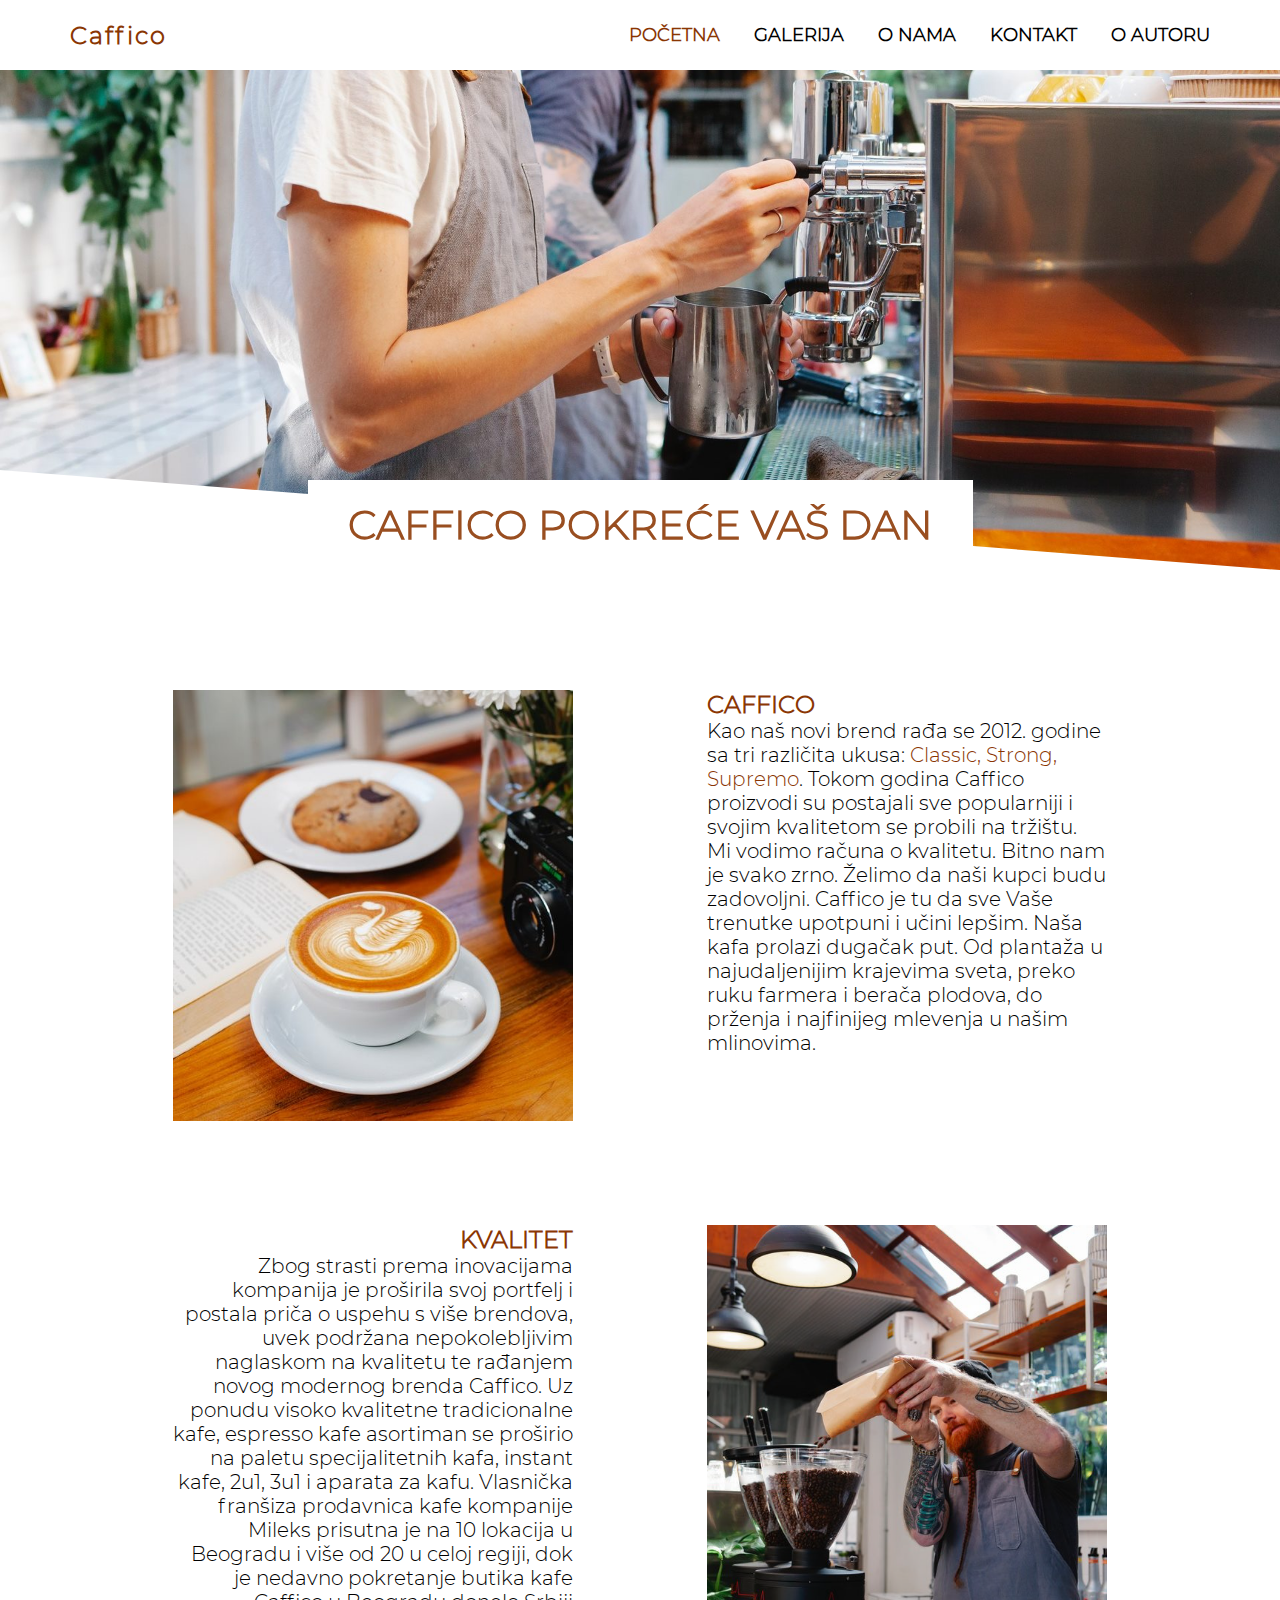
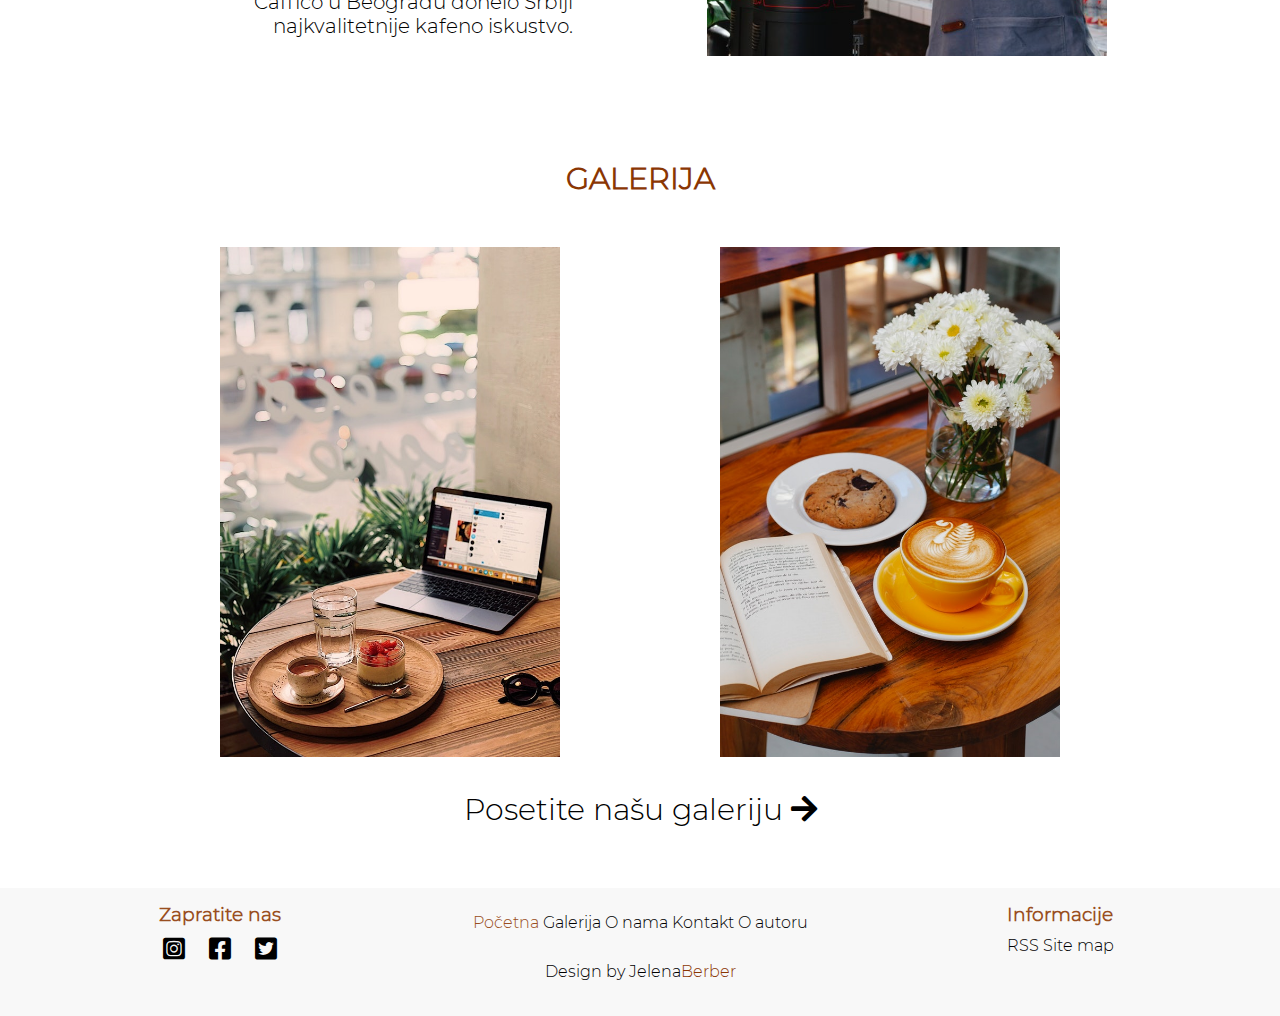
<file: index.html>
<!DOCTYPE html>
<html>
    <head>
        <title>Caffico | Dobrodošli</title>
        <meta charset="utf-8"/>

        <!--Icon-->
        <link rel="shortcut icon" type="image/png" href="img/icon.png"/>

        <!--icons-->
    <!-- <link rel="stylesheet" href="https://cdnjs.cloudflare.com/ajax/libs/font-awesome/4.7.0/css/font-awesome.min.css"/> -->
    <link rel="stylesheet" href="https://use.fontawesome.com/releases/v5.13.0/css/all.css"/>

        <!--Template CSS-->
        <link rel="stylesheet" type="text/css" href="css/style.css"/>
        <link rel="stylesheet" type="text/css" href="css/responsive.css"/>
    </head>

    <body>
        <header>
            <section id="header">
                <div class="center-block">
                    <div id="logo">
                        
                        <h1><a href="index.html"><mark>Caffico</mark></a></h1> 
                    </div>

                    <div id="nav">
                        <ul>
                            <li class="active-link">
                                <a href="index.html">POČETNA</a>
                            </li>
                            <li>
                                <a href="gallery.html">GALERIJA</a>
                            </li>
                            <li>
                                <a href="about-us.html">O NAMA</a>
                            </li>
                            <li>
                                <a href="contact.html">KONTAKT</a>
                            </li>
                            <li>
                                <a href="about-author.html">O AUTORU</a>
                            </li>
                        </ul>
                    </div>
                    <div id="navigation">
                        <i class="fa fa-bars"></i>
                    </div>
                    <div class="cleaner"></div>
                 </div>
            </section>
        </header>

        <main>
            <div id="cover"></div>

            <section id="content">
                <div class="center-block">
                    <article id="title">
                        <h1 class="h1">CAFFICO POKREĆE VAŠ DAN</h1>
                    </article>
                    
                    
                </div>
            </section>
            
            <section id="about">
                <div class="center-block">
                    <div class="left img-text">
                        <img src="img/latte.jpg" alt="Coffee latte"/>
            
                    </div>
                    <div class="right img-text">
                        <h2> CAFFICO </h2>
                        <p>Kao naš novi brend rađa se 2012. godine sa tri različita ukusa: <mark>Classic, Strong, Supremo</mark>. Tokom godina Caffico proizvodi su postajali sve popularniji i svojim kvalitetom se probili na tržištu.
                        </p>    
                        <p>Mi vodimo računa o kvalitetu. Bitno nam je svako zrno. Želimo da naši kupci budu zadovoljni. Caffico je tu da sve Vaše trenutke upotpuni i učini lepšim. Naša kafa prolazi dugačak put. Od plantaža u najudaljenijim krajevima sveta, preko ruku farmera i berača plodova, do prženja i najfinijeg mlevenja u našim mlinovima.</p>
                    </div>
                </div>

            </section>
            <section id="about2">
                <div class="center-block">
                    <div class="right img-text">
                        <img src="img/mill.png" alt="Coffee mill"/>
                    </div>
                    <div class="left img-text align-right">
                        <h2> KVALITET </h2>
                        <p> 
                            Zbog strasti prema inovacijama kompanija je proširila svoj portfelj i postala priča o uspehu s više brendova, uvek podržana nepokolebljivim naglaskom na kvalitetu te rađanjem novog modernog brenda Caffico. Uz ponudu visoko kvalitetne tradicionalne kafe, espresso kafe asortiman se proširio na paletu specijalitetnih kafa, instant kafe, 2u1, 3u1 i aparata za kafu. Vlasnička franšiza prodavnica kafe kompanije Mileks prisutna je na 10 lokacija u Beogradu i više od 20 u celoj regiji, dok je nedavno pokretanje butika kafe Caffico u Beogradu donelo Srbiji najkvalitetnije kafeno iskustvo.
                        </p>    
                    </div>
                    
                    
                </div>

            </section>

            <section id="go-to">
                <div class="center-block">
                    <header>
                        <h2>
                            GALERIJA
                        </h2>
                    </header>
                    <article id="photos">
                        <figure class="photo">
                            <!-- <figcaption>Izlog kafeterije</figcaption> Ovaj teg je izostavljen na sajtu zbog neuklapanja u dizajn sajta. -->
                            <img src="img/window.jpg" alt="Shop window">
                        </figure>
                        <figure class="photo">
                            <!-- <figcaption>Izlog kafeterije</figcaption> -->
                            <img src="img/cookie.jpg" alt="Coffee and cookie">
                        </figure>
                    </article>
                    <article id="link-ka-galeriji">
                        <a href="gallery.html">Posetite našu galeriju <i class="fas fa-arrow-right"></i></a>

                    </article>
                    
                </div>
            </section>
        </main>
            
        <footer>
            <div class="center-block">
                <div id="futer-main">
                    <div class="futer"> 
                        <div class="text-center"><h3 class="margin-10-0">Zapratite nas</h3></div>
                        
                        <ul class="margin-10-0">
                            <li>
                                <a href="https://www.instagram.com/caffico/" target="_blank"><i class="fab fa-instagram-square"></i></a>
                            </li>
                            <li>
                                <a href="https://www.facebook.com/caffico/" target="_blank"> <i class="fab fa-facebook-square"></i> </a>
                            </li>
                            <li>
                                <a href="https://www.twitter.com/caffico/" target="_blank"> <i class="fab fa-twitter-square"></i></a>
                            </li>
                        </ul>
                    </div>
                    <div class="futer">
                        <ul class="margin-10-0">
                            <li class="active-link"><a href="index.html">Početna</a></li>
                            <li><a href="gallery.html">Galerija</a></li>
                            <li><a href="about-us.html">O nama</a></li>
                            <li><a href="contact.html">Kontakt</a></li>
                            <li><a href="about-author.html">O autoru</a></li>
                        </ul>
                    </div>
                    <div class="futer">
                        <div class="text-center">
                            <h3 class="margin-10-0">Informacije</h3>
                        </div>
                        <ul class="margin-10-0">
                            <li><a href="rss.xml" target='_blanc'>RSS</a></li>
                            <li><a href="sitemap.xml" target='_blanc'>Site map</a></li>
                        </ul>
                    </div>
                </div>
                <div id="design">
                    <p class="margin-10-0">
                            Design by Jelena<mark>Berber</mark> 
                    </p>
                </div>
            </div>
        </footer>
    </body>
</html>
</file>
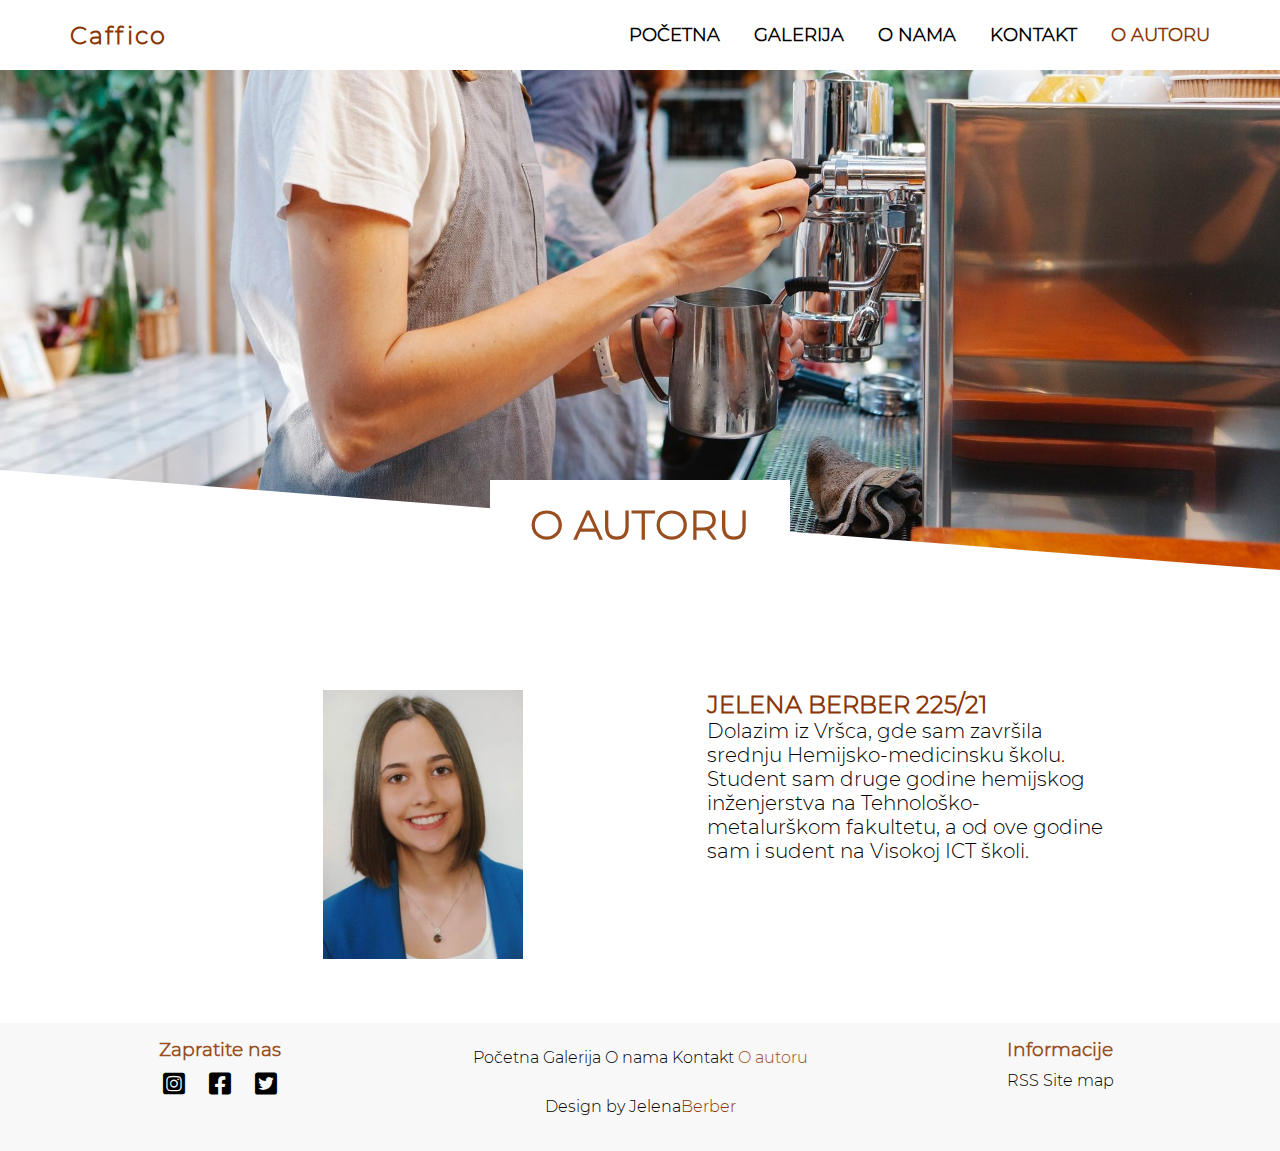
<file: about-author.html>
<!DOCTYPE html>
<html>
    <head>
        <title>Caffico | O autoru</title>
        <meta charset="utf-8"/>

        <!--Icon-->
        <link rel="shortcut icon" type="image/png" href="img/icon.png"/>

        <!--icons-->
        <!-- <link rel="stylesheet" href="https://cdnjs.cloudflare.com/ajax/libs/font-awesome/4.7.0/css/font-awesome.min.css"/> -->
        <link rel="stylesheet" href="https://use.fontawesome.com/releases/v5.13.0/css/all.css"/>

        <!--Template CSS-->
        <link rel="stylesheet" type="text/css" href="css/style.css"/>
        <link rel="stylesheet" type="text/css" href="css/responsive.css"/>
    </head>

    <body>
        <header>
            <section id="header">
                <div class="center-block">
                    <div id="logo">
                        
                        <h1><a href="index.html"><mark>Caffico</mark></a></h1> 
                    </div>

                    <div id="nav">
                        <ul>
                            <li>
                                <a href="index.html">POČETNA</a>
                            </li>
                            <li>
                                <a href="gallery.html">GALERIJA</a>
                            </li>
                            <li>
                                <a href="about-us.html">O NAMA</a>
                            </li>
                            <li>
                                <a href="contact.html">KONTAKT</a>
                            </li>
                            <li class="active-link">
                                <a href="about-author.html">O AUTORU</a>
                            </li>
                        </ul>
                    </div>
                    <div class="cleaner"></div>
                 </div>
            </section>
        </header>

        <main>
            <div id="cover"></div>

            <section id="content">
                <div class="center-block">
                    <article id="title">
                        <h1 class="h1">O AUTORU</h1>
                    </article>
                    
                    
                </div>
            </section>
            
            <section id="about">
                <div class="center-block">
                    <div class="left img-text author">
                        <img src="img/author.jpeg" alt="This is author"/>
                    </div>
                    <div class="right img-text">
                        <h2>JELENA BERBER 225/21</h2>
                        <p>
                            Dolazim iz Vršca, gde sam završila srednju Hemijsko-medicinsku školu. Student sam druge godine hemijskog inženjerstva na Tehnološko-metalurškom fakultetu, a od ove godine sam i sudent na Visokoj ICT školi.
                        </p>    
                    </div>
                    <!-- <div class="cleaner"></div> -->
                </div>

            </section>
        </main>
            
        <footer>
            <div class="center-block">
                <div id="futer-main">
                    <div class="futer"> 
                        <div class="text-center"><h3 class="margin-10-0">Zapratite nas</h3></div>
                        
                        <ul class="margin-10-0">
                            <li>
                                <a href="https://www.instagram.com/caffico/" target="_blank"><i class="fab fa-instagram-square"></i></a>
                            </li>
                            <li>
                                <a href="https://www.facebook.com/caffico/" target="_blank"> <i class="fab fa-facebook-square"></i> </a>
                            </li>
                            <li>
                                <a href="https://www.twitter.com/caffico/" target="_blank"> <i class="fab fa-twitter-square"></i></a>
                            </li>
                        </ul>
                    </div>
                    <div class="futer">
                        <ul class="margin-10-0">
                            <li><a href="index.html">Početna</a></li>
                            <li><a href="gallery.html">Galerija</a></li>
                            <li><a href="about-us.html">O nama</a></li>
                            <li><a href="contact.html">Kontakt</a></li>
                            <li class="active-link"><a href="about-author.html">O autoru</a></li>
                        </ul>
                    </div>
                    <div class="futer">
                        <div class="text-center">
                            <h3 class="margin-10-0">Informacije</h3>
                        </div>
                        <ul class="margin-10-0">
                            <li><a href="rss.xml" target='_blanc'>RSS</a></li>
                            <li><a href="sitemap.xml" target='_blanc'>Site map</a></li>
                        </ul>
                    </div>
                </div>
                <div id="design">
                    <p class="margin-10-0">
                            Design by Jelena<mark>Berber</mark> 
                    </p>
                </div>
            </div>
        </footer>
    </body>
</html>
</file>
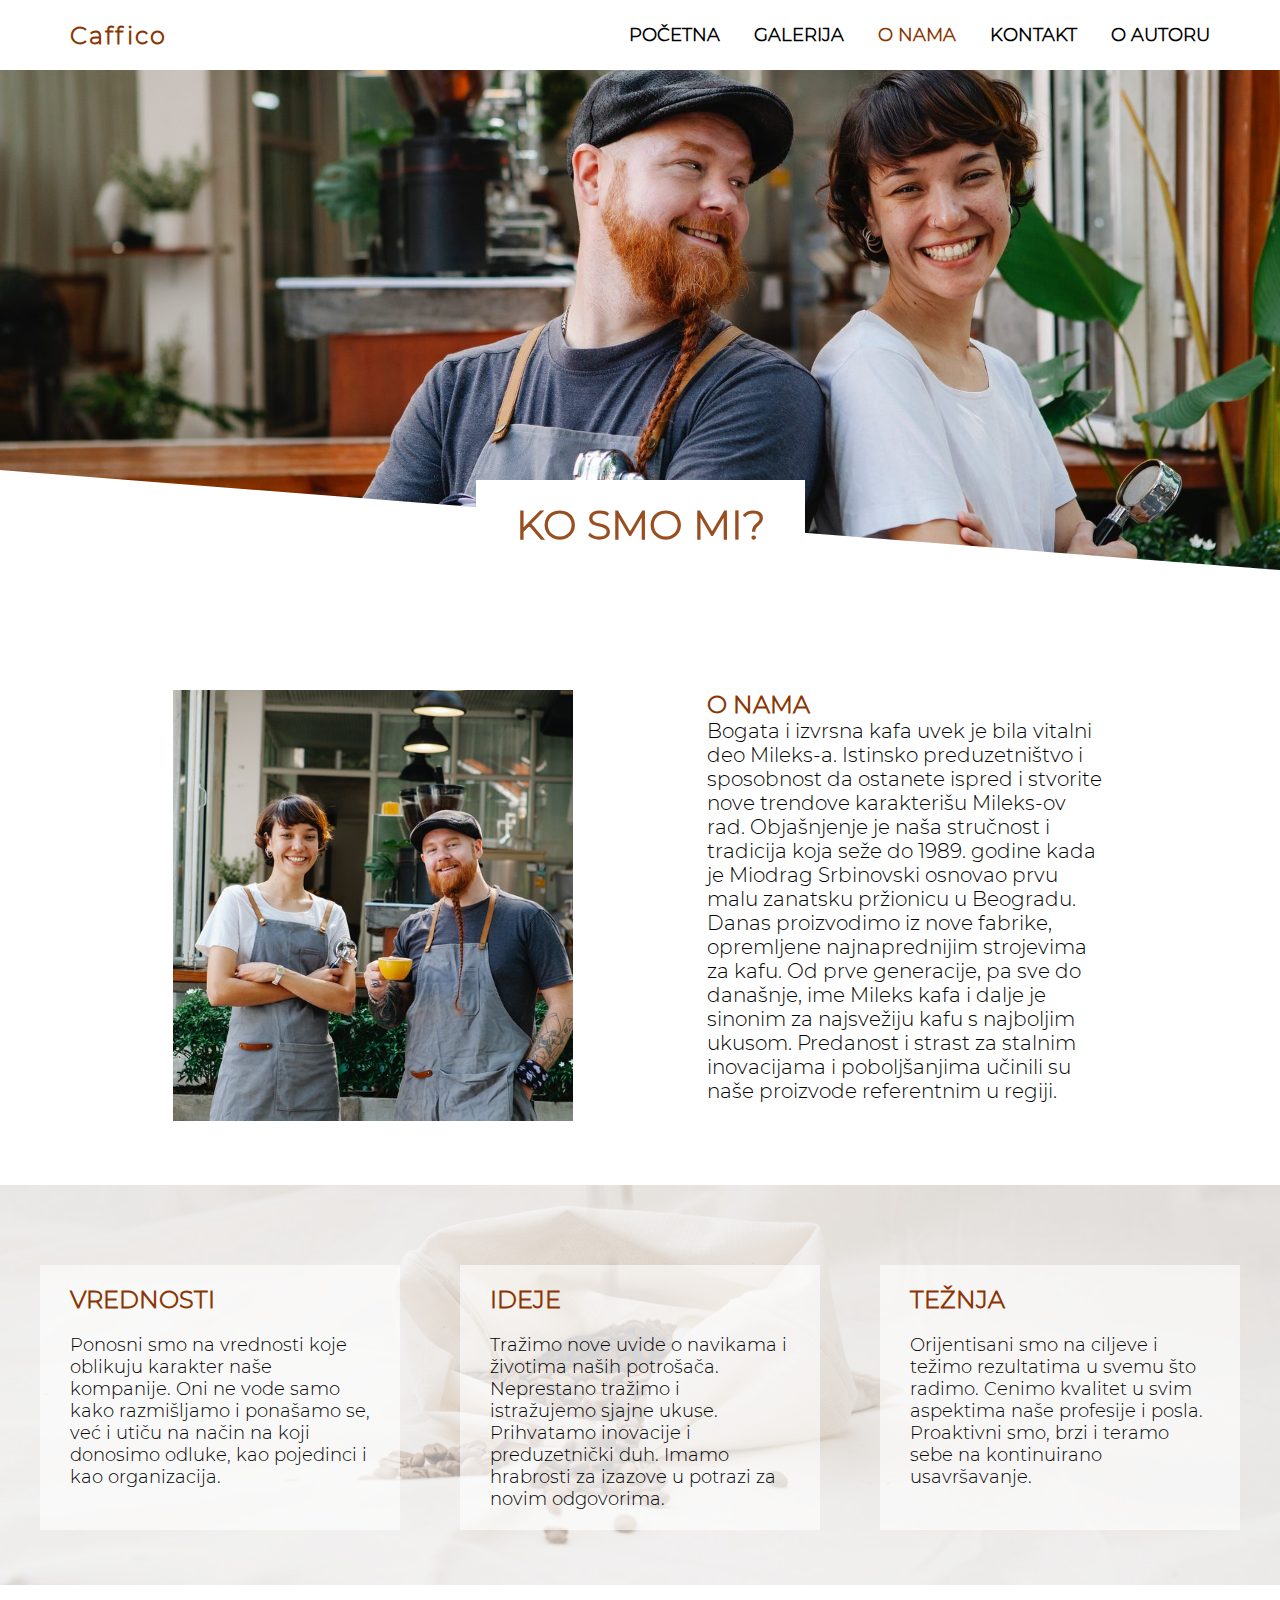
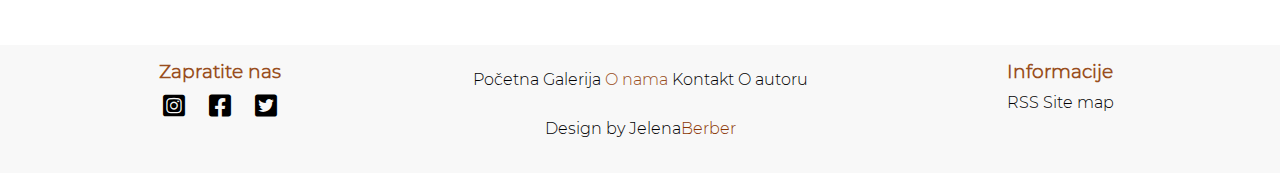
<file: about-us.html>
<!DOCTYPE html>
<html>
    <head>
        <title>Caffico | O nama</title>
        <meta charset="utf-8"/>

        <!--Icon-->
        <link rel="shortcut icon" type="image/png" href="img/icon.png"/>

        <!--icons-->
        <!-- <link rel="stylesheet" href="https://cdnjs.cloudflare.com/ajax/libs/font-awesome/4.7.0/css/font-awesome.min.css"/> -->
        <link rel="stylesheet" href="https://use.fontawesome.com/releases/v5.13.0/css/all.css"/>

        <!--Template CSS-->
        <link rel="stylesheet" type="text/css" href="css/style.css"/>
        <link rel="stylesheet" type="text/css" href="css/responsive.css"/>
    </head>

    <body>
        <header>
            <section id="header">
                <div class="center-block">
                    <div id="logo">
                        
                        <h1><a href="index.html"><mark>Caffico</mark></a></h1> 
                    </div>

                    <div id="nav">
                        <ul>
                            <li>
                                <a href="index.html">POČETNA</a>
                            </li>
                            <li>
                                <a href="gallery.html">GALERIJA</a>
                            </li>
                            <li class="active-link">
                                <a href="about-us.html">O NAMA</a>
                            </li>
                            <li>
                                <a href="contact.html">KONTAKT</a>
                            </li>
                            <li>
                                <a href="about-author.html">O AUTORU</a>
                            </li>
                        </ul>
                    </div>
                    <div id="navigation">
                        <i class="fa fa-bars"></i>
                    </div>
                    <div class="cleaner"></div>
                 </div>
            </section>
        </header>

        <main>
            <div id="cover-us"></div>

            <section id="content">
                <div class="center-block">
                    <article id="title">
                        <h1 class="h1">KO SMO MI?</h1>
                    </article>
                    
                    
                </div>
            </section>
            
            <section id="about">
                <div class="center-block">
                    <div class="left img-text">
                        <img src="img/aboutUs.jpg" alt="This is us"/>
                    </div>
                    <article class="right img-text">
                        <h2>O NAMA</h2>
                        <p>Bogata i izvrsna kafa uvek je bila vitalni deo Mileks-a. Istinsko preduzetništvo i sposobnost da ostanete ispred i stvorite nove trendove karakterišu Mileks-ov rad. Objašnjenje je naša stručnost i tradicija koja seže do 1989. godine kada je Miodrag Srbinovski osnovao prvu malu zanatsku pržionicu u Beogradu. Danas proizvodimo iz nove fabrike, opremljene najnaprednijim strojevima za kafu. 
                        Od prve generacije, pa sve do današnje, ime Mileks kafa i dalje je sinonim za najsvežiju kafu s najboljim ukusom. Predanost i strast za stalnim inovacijama i poboljšanjima učinili su naše proizvode referentnim u regiji.</p>    
                    </article>
                    <!-- <div class="cleaner"></div> -->
                </div>

            </section>

            <section id="ideatrans">
                <div id="transparent">
                    <div class="center-block">
                        <div class="text">
                            <h2>VREDNOSTI</h2>
                            <P>
                                Ponosni smo na vrednosti koje oblikuju karakter naše kompanije. Oni ne vode samo kako razmišljamo i ponašamo se, već i utiču na način na koji donosimo odluke, kao pojedinci i kao organizacija.  
                            </P>
                        </div>
                        <div class="text">
                            <h2>IDEJE</h2>
                            <p>
                                Tražimo nove uvide o navikama i životima naših potrošača. Neprestano tražimo i istražujemo sjajne ukuse. Prihvatamo inovacije i preduzetnički duh. Imamo hrabrosti za izazove u potrazi za novim odgovorima.
                            </p>
                        </div>
                        <div class="text">
                            <h2>TEŽNJA</h2>
                            <P>   
                                Orijentisani smo na ciljeve i težimo rezultatima u svemu što radimo. Cenimo kvalitet u svim aspektima naše profesije i posla. Proaktivni smo, brzi i teramo sebe na kontinuirano usavršavanje.
                            </P>
                        </div>
                        
                        
                    </div>
                </div>
            </section>
        </main>

        <footer>
            <div class="center-block">
                <div id="futer-main">
                    <div class="futer"> 
                        <div class="text-center"><h3 class="margin-10-0">Zapratite nas</h3></div>
                        
                        <ul class="margin-10-0">
                            <li>
                                <a href="https://www.instagram.com/caffico/" target="_blank"><i class="fab fa-instagram-square"></i></a>
                            </li>
                            <li>
                                <a href="https://www.facebook.com/caffico/" target="_blank"> <i class="fab fa-facebook-square"></i> </a>
                            </li>
                            <li>
                                <a href="https://www.twitter.com/caffico/" target="_blank"> <i class="fab fa-twitter-square"></i></a>
                            </li>
                        </ul>
                    </div>
                    <div class="futer">
                        <ul class="margin-10-0">
                            <li><a href="index.html">Početna</a></li>
                            <li><a href="gallery.html">Galerija</a></li>
                            <li class="active-link"><a href="about-us.html">O nama</a></li>
                            <li><a href="contact.html">Kontakt</a></li>
                            <li><a href="about-author.html">O autoru</a></li>
                        </ul>
                    </div>
                    <div class="futer">
                        <div class="text-center">
                            <h3 class="margin-10-0">Informacije</h3>
                        </div>
                        <ul class="margin-10-0">
                            <li><a href="rss.xml" target='_blanc'>RSS</a></li>
                            <li><a href="sitemap.xml" target='_blanc'>Site map</a></li>
                        </ul>
                    </div>
                </div>
                <div id="design">
                    <p class="margin-10-0">
                            Design by Jelena<mark>Berber</mark> 
                    </p>
                </div>
            </div>
        </footer>
    </body>
</html>
</file>
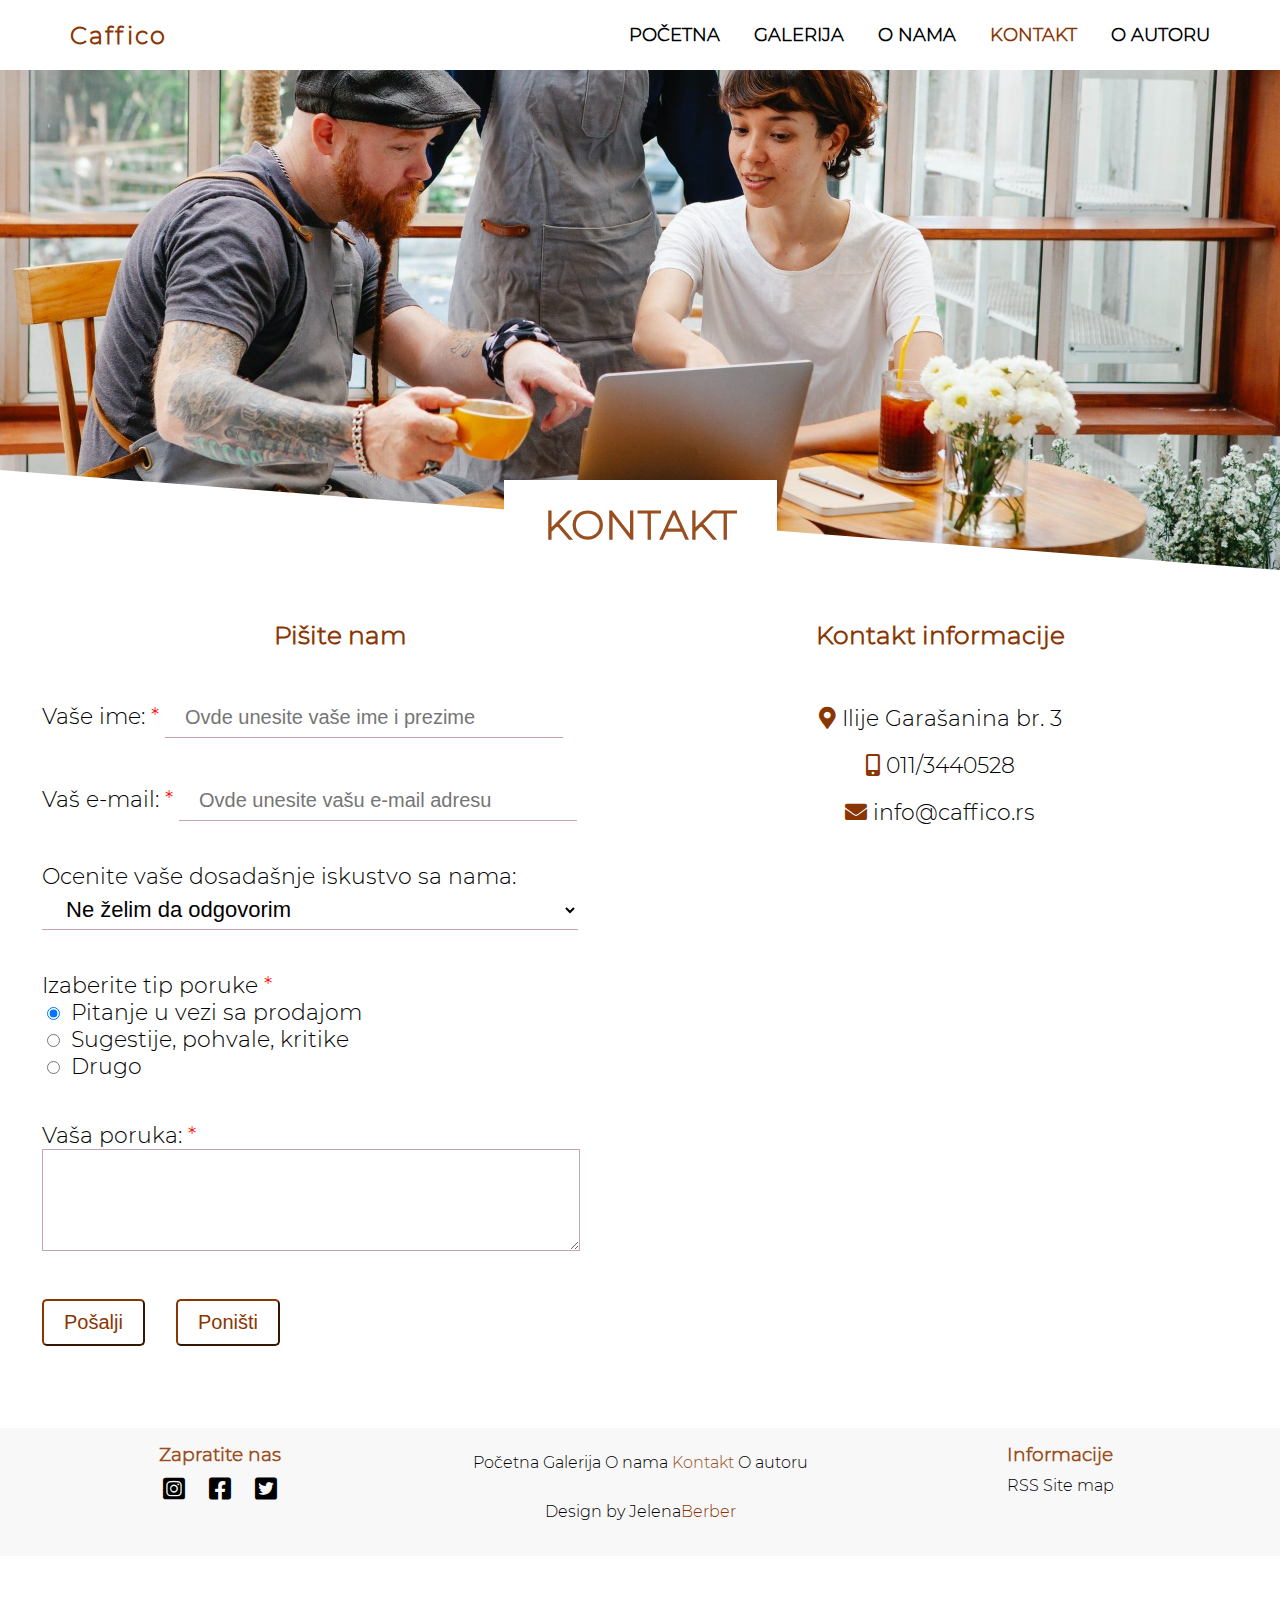
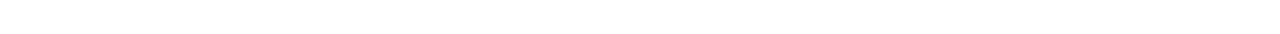
<file: contact.html>
<!DOCTYPE html>
<html>
    <head>
        <title>Caffico | Kontakt</title>
        <meta charset="utf-8"/>

        <!--Icon-->
        <link rel="shortcut icon" type="image/png" href="img/icon.png"/>

        <!--icons-->
        <!-- <link rel="stylesheet" href="https://cdnjs.cloudflare.com/ajax/libs/font-awesome/4.7.0/css/font-awesome.min.css"> -->
        <link rel="stylesheet" href="https://use.fontawesome.com/releases/v5.13.0/css/all.css">
        
        <!--Template CSS-->
        <link rel="stylesheet" type="text/css" href="css/style.css"/>
        <link rel="stylesheet" type="text/css" href="css/responsive.css"/>

    </head>

    <body>
        <header>
            <section id="header">
                <div class="center-block">
                    <div id="logo">
                        
                        
                        <h1><a href="index.html"><mark>Caffico</mark></a></h1>  
                        
                    </div>

                    <div id="nav">
                        <ul>
                            <li >
                                <a href="index.html">POČETNA</a>
                            </li>
                            <li>
                                <a href="gallery.html">GALERIJA</a>
                            </li>
                            <li>
                                <a href="about-us.html">O NAMA</a>
                            </li>
                            <li class="active-link">
                                <a href="contact.html">KONTAKT</a>
                            </li>
                            <li>
                                <a href="about-author.html">O AUTORU</a>
                            </li>
                        </ul>
                    </div>
                    <div id="navigation">
                        <i class="fa fa-bars"></i>
                    </div>
                    <div class="cleaner"></div>
                 </div>
            </section>
        </header>

        <main>
            <div id="cover-contact"></div>

            <section id="content">
                <div class="center-block">
                    <article id="title">
                        <h1 class="h1">KONTAKT</h1>
                    </article>
                </div>
            </section>

            <section id="contact">
                <div class="center-block">
                    
                    <article class="info">
                        <header>
                            <h2>Pišite nam</h2>
                        </header>
                        <form action="#" method="get" name="kontaktforma">
                            <table>
                                <tbody>
                                    <tr>
                                        <td>
                                            <label for="tbIme">Vaše ime:</label>
                                            <span class="required">*</span>
                                            <input type="text" name="tbIme" id="tbIme" placeholder="Ovde unesite vaše ime i prezime"/>
                                        </td>
                                    </tr>
                                    <tr>
                                        <td>
                                            <label for="tnEmail">Vaš e-mail:</label>
                                            <span class="required">*</span>
                                            <input type="email" name="tbEmail" id="tbEmail" placeholder="Ovde unesite vašu e-mail adresu"/>
                                        </td>
                                    </tr>
                                    <tr>
                                        <td>
                                            <label for="selOcena">Ocenite vaše dosadašnje iskustvo sa nama:</label>
                                            <select name="selOcena" id="selOcena">
                                                <option value="0" selected>Ne želim da odgovorim</option>
                                                <option value="1">Veoma loše</option>
                                                <option value="2">Loše</option>
                                                <option value="3">Dobro</option>
                                                <option value="4">Vrlo dobro</option>
                                                <option value="5">Odlično</option>
                                            </select>
                                        </td>
                                    </tr>
                                    <tr>
                                        <td>
                                            Izaberite tip poruke 
                                            <span class="required">*</span><br/>
                                            <input type="radio" name="rTip" value="pitanje" checked="checked"/>
                                            Pitanje u vezi sa prodajom <br/>
                                            <input type="radio" name="rTip" value="sugestije"/>
                                            Sugestije, pohvale, kritike <br/>
                                            <input type="radio" name="rTip" value="drugo"/>
                                            Drugo
                                        </td>
                                    </tr>
                                    <tr>
                                        <td>
                                            <label for="poruka">Vaša poruka:</label>
                                            <span class="required">*</span><br/>
                                            <textarea name="poruka" id="poruka"></textarea>
                                        </td>
                                    </tr>
                                    <tr>
                                        <td>
                                            <div id="bwrapper">
                                                <button type="submit" name="btn1" class="button">Pošalji</button>
                                                <button type="reset" name="btn2" class="button">Poništi</button>
                                                <div class="cleaner"></div>
                                            </div>
                                        </td>
                                    </tr>
                                </tbody>
                            </table>

                        </form>
                    </article>
                    <article class="info">
                        <header>
                            <h2>Kontakt informacije</h2>
                        </header>
                        
                        <ul>
                            <li>
                               <mark><i class="fa fa-map-marker-alt"></i></mark> 
                                Ilije Garašanina br. 3
                            </li>
                            <li>
                               <mark><i class="fa fa-mobile-alt"></i></mark> 
                               <a href="tel:+0113440528"> 011/3440528</a>
                            </li>
                            <li>
                               <mark><i class="fa fa-envelope"></i></mark> 
                               <a href="mailto:info@caffico.rs">info@caffico.rs</a> 
                            </li>
                        </ul>
                        <div id="mapa">
                            <iframe src="https://www.google.com/maps/embed?pb=!1m18!1m12!1m3!1d2830.5202430054956!2d20.47025221553569!3d44.81096507909868!2m3!1f0!2f0!3f0!3m2!1i1024!2i768!4f13.1!3m3!1m2!1s0x475a7b3d1fb160d1%3A0x2c32e101ca0c9a70!2sCaffico!5e0!3m2!1ssr!2srs!4v1638999323636!5m2!1ssr!2srs" width="600" height="450" style="border:0;" allowfullscreen="" loading="lazy"></iframe>
                        </div>
                    </article>
                </div>
            </section>

        </main>

        <footer>
            <div class="center-block">
                <div id="futer-main">
                    <div class="futer"> 
                        <div class="text-center"><h3 class="margin-10-0">Zapratite nas</h3></div>
                        
                        <ul class="margin-10-0">
                            <li>
                                <a href="https://www.instagram.com/caffico/" target="_blank"><i class="fab fa-instagram-square"></i></a>
                            </li>
                            <li>
                                <a href="https://www.facebook.com/caffico/" target="_blank"> <i class="fab fa-facebook-square"></i> </a>
                            </li>
                            <li>
                                <a href="https://www.twitter.com/caffico/" target="_blank"> <i class="fab fa-twitter-square"></i></a>
                            </li>
                        </ul>
                    </div>
                    <div class="futer">
                        <ul class="margin-10-0">
                            <li><a href="index.html">Početna</a></li>
                            <li><a href="gallery.html">Galerija</a></li>
                            <li><a href="about-us.html">O nama</a></li>
                            <li class="active-link"><a href="contact.html">Kontakt</a></li>
                            <li><a href="about-author.html">O autoru</a></li>
                        </ul>
                    </div>
                    <div class="futer">
                        <div class="text-center">
                            <h3 class="margin-10-0">Informacije</h3>
                        </div>
                        <ul class="margin-10-0">
                            <li><a href="rss.xml" target='_blanc'>RSS</a></li>
                            <li><a href="sitemap.xml" target='_blanc'>Site map</a></li>
                        </ul>
                    </div>
                </div>
                <div id="design">
                    <p class="margin-10-0">
                            Design by Jelena<mark>Berber</mark> 
                    </p>
                </div>
            </div>
        </footer>
    </body>
</html>
</file>
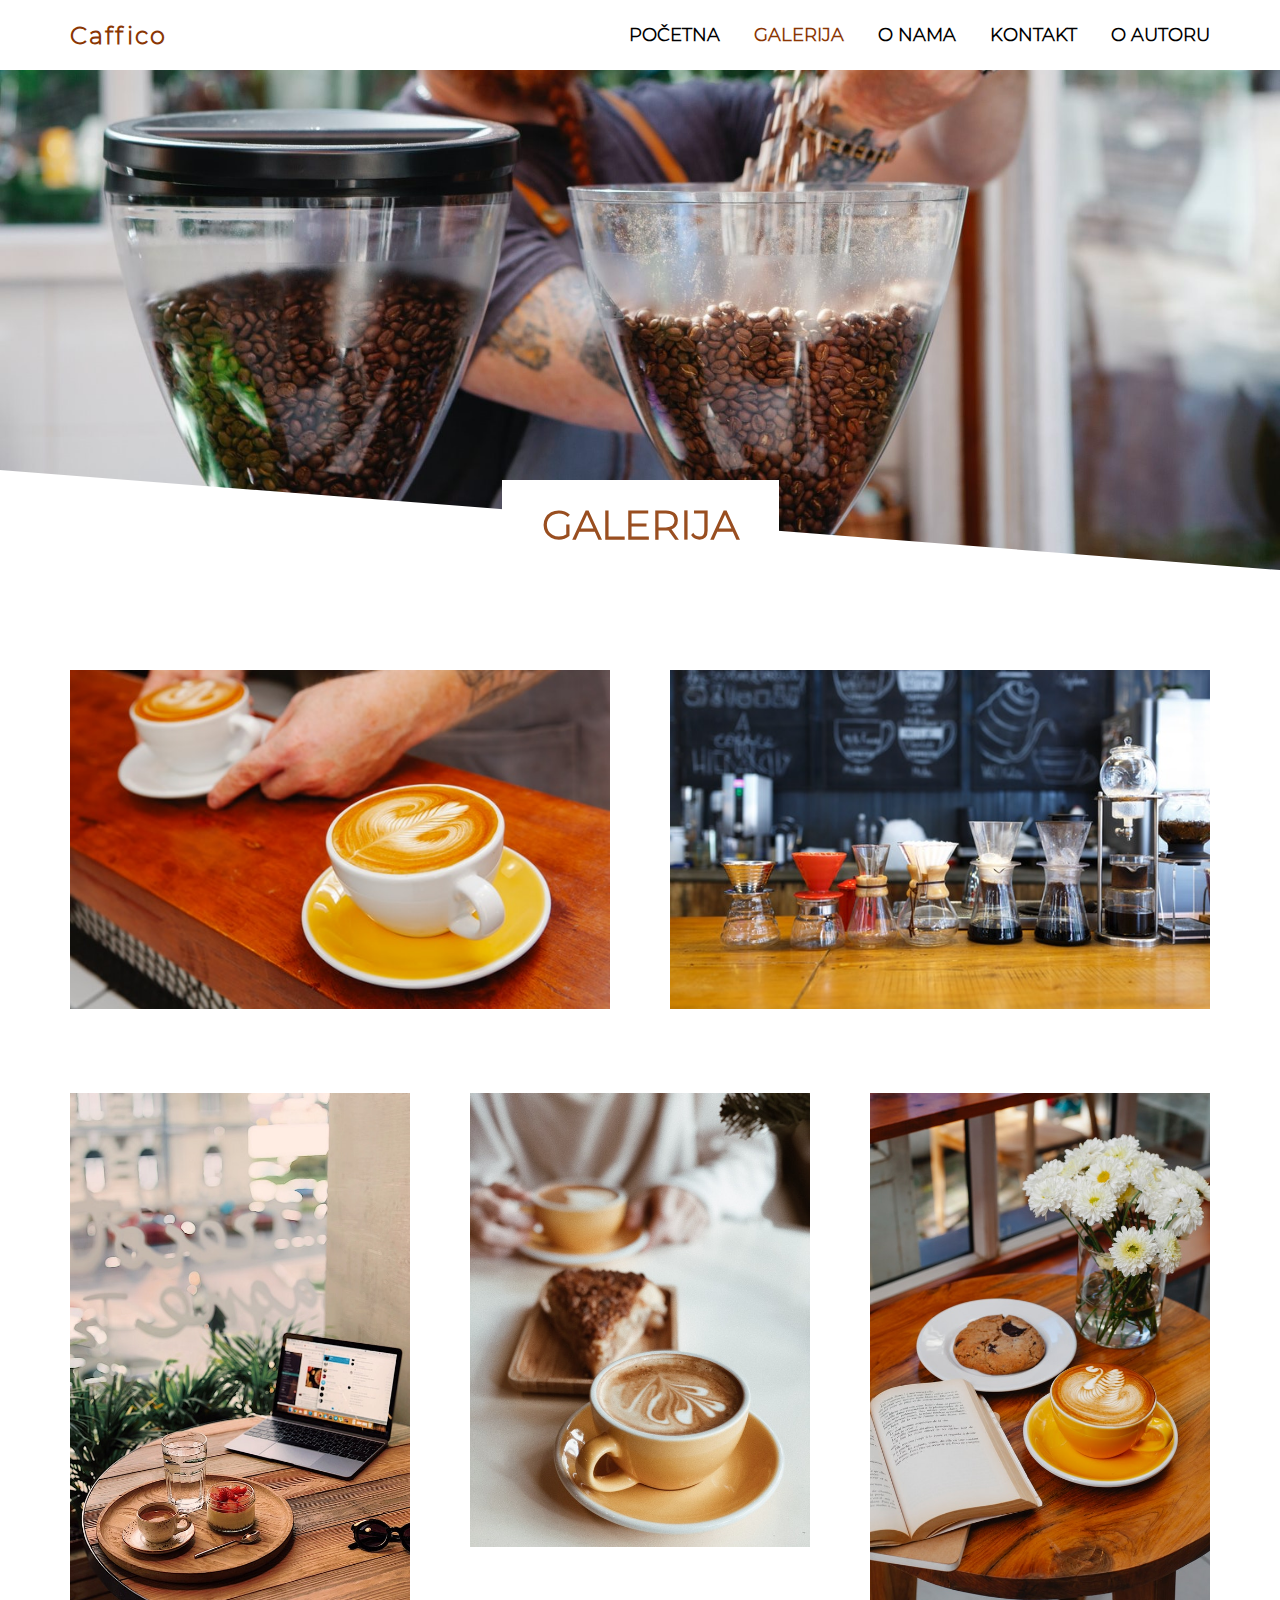
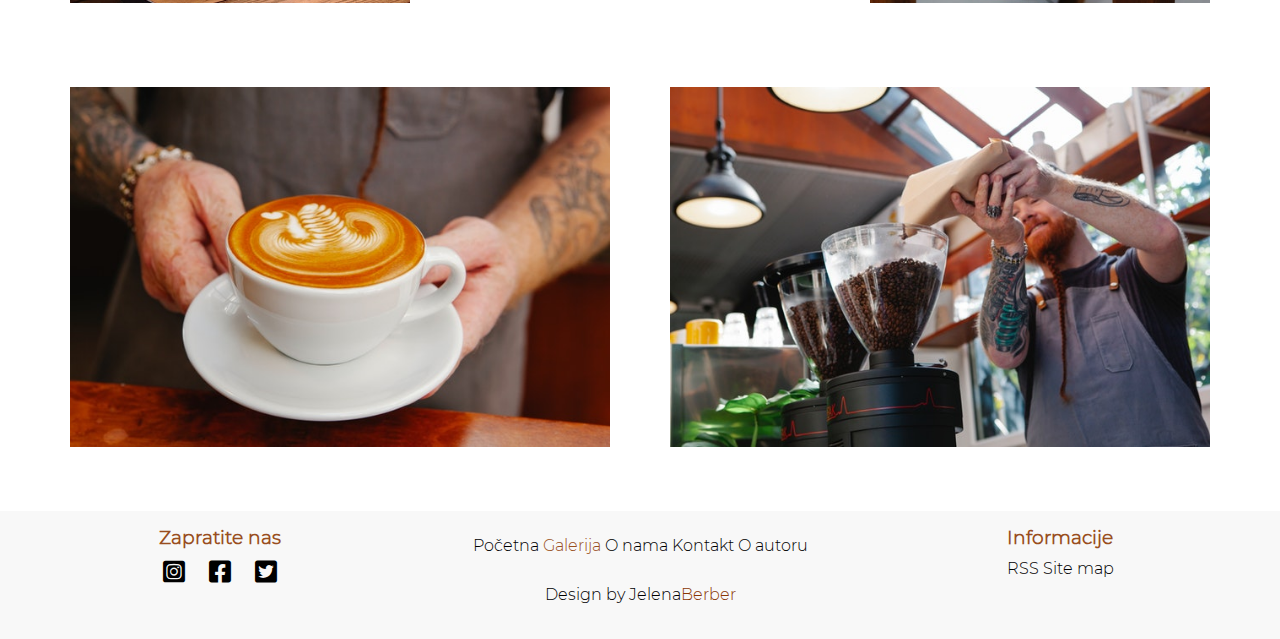
<file: gallery.html>
<!DOCTYPE html>
<html>
    <head>
        <title>Caffico | Galerija</title>
        <meta charset="utf-8"/>

        <!--Icon-->
        <link rel="shortcut icon" type="image/png" href="img/icon.png"/>

        <!--icons-->
        <!-- <link rel="stylesheet" href="https://cdnjs.cloudflare.com/ajax/libs/font-awesome/4.7.0/css/font-awesome.min.css"/> -->
        <link rel="stylesheet" href="https://use.fontawesome.com/releases/v5.13.0/css/all.css"/>

        <!--Template CSS-->
        <link rel="stylesheet" type="text/css" href="css/style.css"/>
        <link rel="stylesheet" type="text/css" href="css/responsive.css"/>
    </head>

    <body>
        <header>
            <section id="header">
                <div class="center-block">
                    <div id="logo">
                        <h1><a href="index.html"><mark>Caffico</mark></a></h1> 
                    </div>

                    <div id="nav">
                        <ul>
                            <li>
                                <a href="index.html">POČETNA</a>
                            </li>
                            <li class="active-link">
                                <a href="gallery.html">GALERIJA</a>
                            </li>
                            <li>
                                <a href="about-us.html">O NAMA</a>
                            </li>
                            <li>
                                <a href="contact.html">KONTAKT</a>
                            </li>
                            <li>
                                <a href="about-author.html">O AUTORU</a>
                            </li>
                        </ul>
                    </div>
                    <div id="navigation">
                        <i class="fa fa-bars"></i>
                    </div>
                    <div class="cleaner"></div>
                 </div>
            </section>
        </header>

        <main>
            <div id="cover-gallery"></div>

            <section id="content">
                <div class="center-block">
                    <article id="title">
                        <h1 class="h1">GALERIJA</h1>
                    </article>
                </div>
            </section>
            
            <section id="gallery">
                <div class="center-block">
                    <article class="row-first">
                        <figure class="image">
                            <img src="img/coffeeCup.jpg" alt="Cup of coffee"/>
                        </figure>
                                
                        <figure class="image">
                            <img src="img/filter.jpg" alt="Coffee filter"/>
                        </figure>
                        
                    </article>

                    <article id="row-second">
                        <figure class="image-middle">
                            <img src="img/window.jpg" alt="Shop window"/>
                        </figure>
                                
                        <figure class="image-middle"">
                            <img src="img/cake.jpg" alt="Coffee and cake"/>
                        </figure>

                        <figure class="image-middle"">
                            <img src="img/cookie.jpg" alt="Coffee and cookie"/>
                        </figure>
                    </article>

                    <article class="row-first">
                        <figure class="image">
                            <img src="img/espresso.jpg" alt="espresso coffee"/>
                        </figure>
                                
                        <figure class="image">
                            <img src="img/machine.jpg" alt="Coffee machine"/>
                        </figure>
                        <div class="cleaner"></div>
                    </article>
                </div>
            </section>
        </main>

        <footer>
            <div class="center-block">
                <div id="futer-main">
                    <div class="futer"> 
                        <div class="text-center"><h3 class="margin-10-0">Zapratite nas</h3></div>
                        
                        <ul class="margin-10-0">
                            <li>
                                <a href="https://www.instagram.com/caffico/" target="_blank"><i class="fab fa-instagram-square"></i></a>
                            </li>
                            <li>
                                <a href="https://www.facebook.com/caffico/" target="_blank"> <i class="fab fa-facebook-square"></i> </a>
                            </li>
                            <li>
                                <a href="https://www.twitter.com/caffico/" target="_blank"> <i class="fab fa-twitter-square"></i></a>
                            </li>
                        </ul>
                    </div>
                    <div class="futer">
                        <ul class="margin-10-0">
                            <li><a href="index.html">Početna</a></li>
                            <li class="active-link"><a href="gallery.html">Galerija</a></li>
                            <li><a href="about-us.html">O nama</a></li>
                            <li><a href="contact.html">Kontakt</a></li>
                            <li><a href="about-author.html">O autoru</a></li>
                        </ul>
                    </div>
                    <div class="futer">
                        <div class="text-center">
                            <h3 class="margin-10-0">Informacije</h3>
                        </div>
                        <ul class="margin-10-0">
                            <li><a href="rss.xml" target='_blanc'>RSS</a></li>
                            <li><a href="sitemap.xml" target='_blanc'>Site map</a></li>
                        </ul>
                    </div>
                </div>
                <div id="design">
                    <p class="margin-10-0">
                            Design by Jelena<mark>Berber</mark> 
                    </p>
                </div>
            </div>
        </footer>
    </body>
</html>
</file>
<file: css/style.css>
*{
    margin: 0px;
    padding: 0px;
}
@font-face {
    src: url("../font/Montserrat-Light.ttf");
    font-family: "montserrat";    
}
mark {
    background-color: rgba(255, 255, 255, 0);
    color: #8a3603;
}
h2{
    color: #8a3603;
}
body{
    font-family: "montserrat";
    font-weight: 300;
}
a{
    text-decoration: none;
    color: #000;
}
ul{
    list-style-type: none;
}
.cleaner{
    clear: both;
}
#header{
    width: 100%;
}
main{
    position: relative;
}
.center-block{
    width: 1200px;
    margin: 0px auto;
    position: relative;
    
}
#header{
	padding: 5px 0px;
    height: 60px;
}
#logo{
	float: left;
    width: 40px;
    height: 50px;
    padding-top: 16px;
    margin-left: 30px;
    position: relative;
    animation-name: logo;
    animation-duration: 1s;
    animation-fill-mode: forwards;
}
@keyframes logo {
    from {right: 100px;}
    to {right: 0px;}
}
#logo h1{
	font-size: 24px;
    font-weight: bold;
    letter-spacing: 2px;
}
#nav{
    float: right;
	width: 650px;
	text-align: right;
    padding-top: 13px;
}
#nav ul li{
	display: inline-block;
	margin-right: 30px;
}
#nav ul li a{
	font-size: 18px;
	color:#000;
    font-weight: bold;
    transition: color 1s;
}
#nav ul{
	margin-top: 6px;
}
#nav ul .active-link a, #nav ul li a:hover{
	color: #8a3603;
}
#navigation{
    display: none;
}
#cover{
    width: 100%;
    height: 500px;
    clip-path: polygon(0 0, 100% 0, 100% 100%, 0 80%);
    background-image: url("../img/cover.jpg");
    background-size: cover;
    background-position: center;
    position: relative;
    z-index: 1;
}
#cover-us{
    width: 100%;
    height: 500px;
    clip-path: polygon(0 0, 100% 0, 100% 100%, 0 80%);
    background-image: url("../img/coverUs.jpg");
    background-size: cover;
    background-position: center;
    background-position-y: top;
    position: relative;
    z-index: 1;
}
#cover-gallery{
    width: 100%;
    height: 500px;
    clip-path: polygon(0 0, 100% 0, 100% 100%, 0 80%);
    background-image: url("../img/coverGallery.jpg");
    background-size: cover;
    background-position: center;
    position: relative;
    z-index: 1;
}
#cover-contact{
    width: 100%;
    height: 500px;
    clip-path: polygon(0 0, 100% 0, 100% 100%, 0 80%);
    background-image: url("../img/coverContact.jpg");
    background-size: cover;
    background-position: center;
    background-position-y: top;
    position: relative;
    z-index: 1;
}
#content {
    background: #fff;
    position: absolute;
    width: 100%;
    border-radius: 5px;
    padding: 50px 0px;
    z-index: 2;
    filter: blur(0px);   
}
#title{
    position: absolute;
    z-index: 3;
    display: inline;
    background: none;
    top: -120px;
    width: 100%;
    text-align: center;
    animation-name: title;
    animation-duration: 1.5s;
    animation-fill-mode: forwards;
}
@keyframes title {
    0%   {top:-200px;}
    100% {top:-120px;}
}
#title h1{
    margin-bottom: 10px auto;
    font-size: 40px;
    font-weight: 700;
    color: #994e20;
    background-color: #fff;
    display: inline;
    padding: 20px 40px;
}
.about{
    width: 100%;
    margin: 0px auto; 
    display: flex;
    justify-content: space-around;
}
#about .center-block{
    display: flex;
    justify-content: space-evenly;
    margin-top: 20px;
}
#about2 .center-block{
    display: flex;
    justify-content: space-evenly;
    flex-direction: row-reverse;
}
.left{
    width: 400px;
    position: relative;
    animation-name: right;
    animation-duration: 1s;  
    animation-fill-mode: forwards;
}
@keyframes right {
    from {left: 50px;}
    to {left: 0px;}
}
.align-right{
    text-align: right;
}
.right{
    width: 400px;
    position: relative;
    animation-name: left;
    animation-duration: 1s;  
    animation-fill-mode: forwards;
}
@keyframes left {
    from {right: 50px;}
    to {right: 0px;}
}
.img-text{
    width: 400px;
    margin-top: 100px;
}
.img-text img{
    width: inherit;
}
.img-text p{
    font-size: 20px;
}
#go-to{
    width: 100%;
    margin: 0px auto;
}
#go-to h2{
    text-align: center;
    padding-top: 100px;
    font-size:30px ;
}
#photos{
    width: 1000px;
    margin: 0px auto;
    display: flex;
    justify-content: space-around;
    flex-wrap: wrap;
    padding-top: 50px;
}
.photo img{
    width: 340px;  
}
#link-ka-galeriji {
    text-align: center;
    font-size: 30px;
    margin-top: 30px;
    position: relative;
    animation-name: link;
    animation-duration: 1s;  
    animation-fill-mode: forwards;
}
@keyframes link {
    from {right: 500px;}
    to {right: 0px;}
}
#link-ka-galeriji a{
    color: #000;
    transition: color 1s;
}
#link-ka-galeriji a:hover{
    color: #8a3603;
}
footer{
	width: 100%;
	background: #f8f8f8;
	padding: 15px 0px;
    margin-top: 60px;
}
#futer-main{
    display: flex;
    justify-content: space-between;
    flex-wrap: wrap;
}
#design {
    display: flex;
    justify-content: center;
    margin-top: -20px;
    padding-bottom: 10px;
}
footer ul li a{
    color: #000;
    transition: color 1s;
}
footer ul .active-link a, footer ul li a:hover, footer h3{
	color: #994e20;
}
footer .fa-instagram-square, footer .fa-facebook-square, footer .fa-twitter-square{
    font-size: 25px;
    margin: 0px 10px;
}
.margin-10-0{
    margin: 10px 0;
}
.futer{
    text-align: center;
    width: 30%;
    display: inline;
    margin: 0px;
}
.futer h3, .futer p, .futer a{
    text-align: center;
    display: inline;
}
.futer li{
    display: inline;
}
#center{text-align: center;
}
#ideatrans{
    width: 100%;
    height: 400px;;
    background-image: url("../img/beans.jpg");
    background-position: bottom;
    background-size: cover;
    margin: 60px auto;
}
#transparent{
	width: 100%;
	height: inherit;
	background: rgba(255, 255, 255, 0.6);
	position: relative;
}
#transparent .center-block{
    display: flex;
    justify-content: space-between;
   padding-top: 80px;
}
.text{
   width: 25%; 
   padding: 20px 30px;
   background:rgba(255, 255, 255, 0.6);
   font-weight: 500;
}
.text h2{
    margin-bottom: 20px;
    text-align: left;
}
.text p{
    font-size: 18px;
}
#gallery{
    width: 100%;
    margin: 0px auto;
}
.row-first{
    position: relative;
    animation-name: first;
    animation-duration: 1s;  
    animation-fill-mode: forwards;
    display: flex;
    justify-content: space-around;
}
@keyframes first {
    from {right: 500px;}
    to {right: 0px;}
}
#row-second{
    position: relative;
    animation-name: second;
    animation-duration: 1s;  
    animation-fill-mode: forwards; 
    display: flex;
    justify-content: space-around;
}
@keyframes second {
    from {left: 500px;}
    to {left: 0px;}
}
.image{
   width: 540px; 
   margin: 0px 30px;
   padding-top: 80px;
}
.image img{
    width: 540px; 
    transition: width 0.2s, height 0.2s;  
}
.image img:hover{
    width: 560px;
}
.image-middle{
    width: 340px;
    margin: 0px 30px;
    padding-top: 80px;
}
.image-middle img{
    width: 340px;
    transition: width 0.2s, height 0.2s;
}
.image-middle img:hover{
    width: 360px;
}
#contact{
    width: 100%;
    margin: 0px auto;
    z-index: 4;
    position: relative;
}
#contact .center-block{
    display: flex;
    justify-content: space-around;
}
.info{
    width: 50%;
    padding-top: 50px;
    position: relative;
    animation-name: info;
    animation-duration: 1s;
    animation-fill-mode: forwards;
}
@keyframes info {
    from {left: 500px;}
    to {left: 0px;}
}
.info h2{
    margin-bottom: 25px;
    text-align: center;
    font-size: 25px;
}
.info ul{
    padding-top: 20px;
}
.info ul li{
    font-size: 22px;
    text-align: center;
    padding: 10px;
}
.text{
    position: relative;
    animation-name: text;
    animation-duration: 1s;
    animation-fill-mode: forwards;
}
@keyframes text {
    from {top: 500px;}
    to {top: 0px;}
}
form{
    display: block;
}
.info table {
    font-size: 22px;
    width: 100%;
}
.info td{
    padding: 20px 0px;
}
label {
    cursor: default;
}
.required {
    color: red;
}
.info input[type="text"], .info input[type="email"], .info select{
    padding: 0 20px;
    width: 60%;
    height: 40px;
    background: none;
    border: none;
    border-bottom: 1px solid rgba(116,25,45, 0.4);
}
input,
input::-webkit-input-placeholder {
    font-size: 20px;
    line-height: 3;
}
.info select {
    width: 90%;
    font-size: 1em;
}
option {
    font-weight: normal;
    display: block;
    white-space: nowrap;
    min-height: 1.2em;
    padding: 0px 2px 1px;
}
input[type="radio" i] {
    background-color: initial;
    cursor: default;
    appearance: auto;
    box-sizing: border-box;
    margin: 5px 5px 0px 5px;
    padding: initial;
    border: initial;
    border-color: teal;
}
#poruka {
    width: 90%;
    height: 100px;
    background: none;
    border: 1px solid rgba(116,25,45, 0.4);
}
.button {
    padding: 10px 20px;
    margin-right: 25px;
    font-size: 20px;
    background-color: #fff;
    color: #8a3603;
    border-color: #8a3603;
    border-radius: 5px;
    transition: color 0.5s;
}
.button:hover{
    background: #8a3603;
    color: #fff;
}
#mapa{
    width: 100%;
    height: 100%;
    margin-top: 50px;
}
iframe{
    width: 100%;
}
.author img{
    width: 200px;
    margin-left: 150px;
}
</file>
<file: css/responsive.css>
@media screen and (max-width:1200px){
    #nav{
        display: none;
    }
    #navigation{
        display:block;
        float: right;
        width: 100px;
        padding-top: 20px;
    }
    #navigation i{
        font-size: 30px;
        color: #994e20;
    }
    .left {
        width: 60%;
        margin: 0px auto;
    }
    .right p{
        text-align: justify;
    }
    .left img{
        width: 100%;
    }
    .right {
        width: 60%;
        margin: 20px auto;
    }
    .right img{
        width: 100%;
    }
    .align-right{
        text-align: justify;
    }
    #photos{
        width: 100%;
    }
    #about .center-block{
        display: inline;
    }
    #about2 .center-block{
        display: inline;
    }
    #cover{
        width:100%;
    }
    #cover-gallery{
        width:100%;
    }
    #cover-us{
        width:100%;
    }
    #cover-contact{
        width:100%;
    }
    #header{
        width: 100%;
    }
    #logo{
        width: 30%;
    }
    .center-block{
        width: 100%;
    }
    #title{
        width: 100%;
    }
    .row-first{
        display: inline;
    }
    .image{
        width: 60%;
        margin: 0px auto;
    }
    .image img{
        width: 100%;
    }
    #row-second{
        display: inline;
    }
    .image-middle{
        width: 50%;
        margin: 0px auto;
    }
    .image-middle img{
        width: 100%;
    }

    .author{
        width: 50%;
        position: relative;
        z-index: 5;
        margin-top: 50px;
    }
    .author img{
        width: 100%;
        margin: 0px auto;
    }
    #contact .center-block{
        display: inline;
    }
    .info{
        width: 70%;
        margin: 0px auto;
    }
}
@media screen and (max-width:820px){
    #title{
        display: flex;
        justify-content: space-around;
    }
    #photos img{
        width: 200px;
    }
    #futer-main{
        display: inline;
        margin: 10px auto;
    }
    #futer{
        width: 100%;
    }
    #futer h3{
        text-align: justify;
        margin: 0px auto;
    }
    #design{
        margin-top: 10px;
    }
    #ideatrans{
        height: auto;
    }
    #transparent .center-block{
        display: inline;
    }
    .text{
        width: 70%;
        margin: 0px auto;
    }
}
/* novo */
</file>
